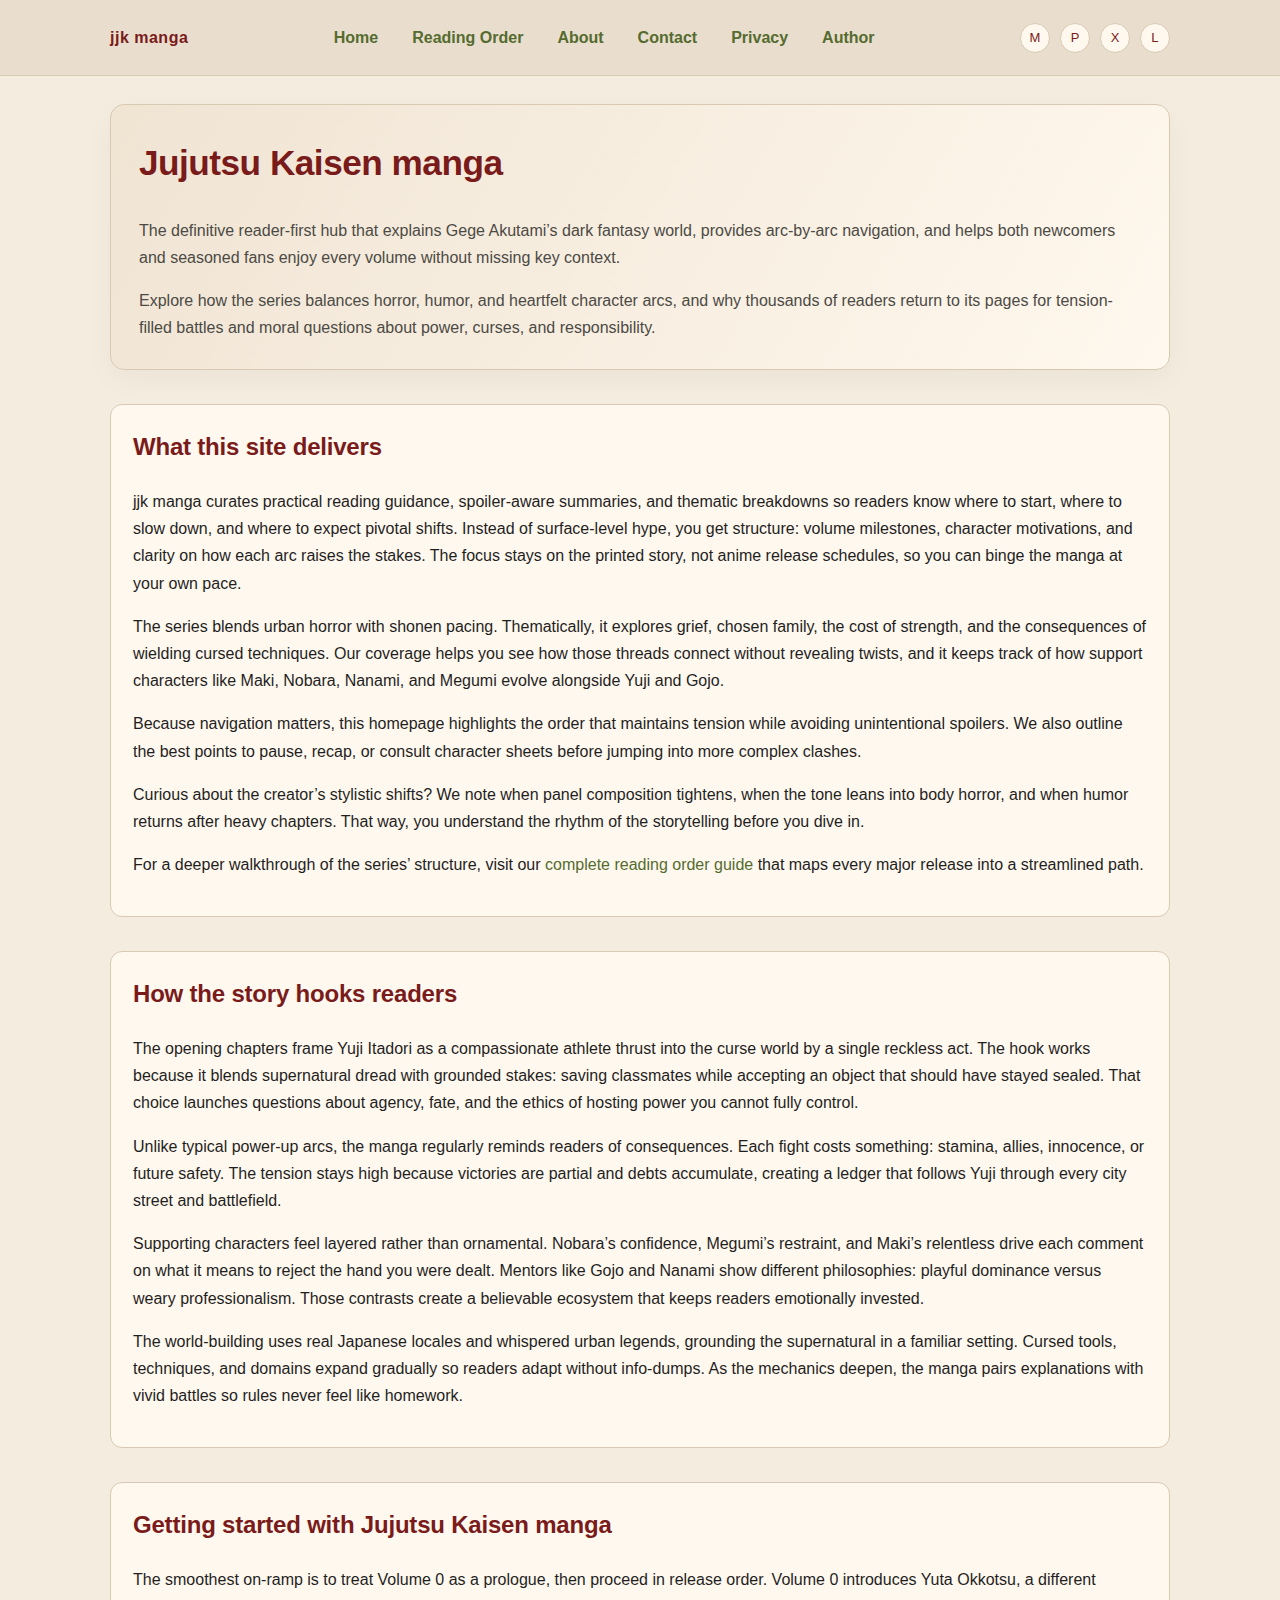
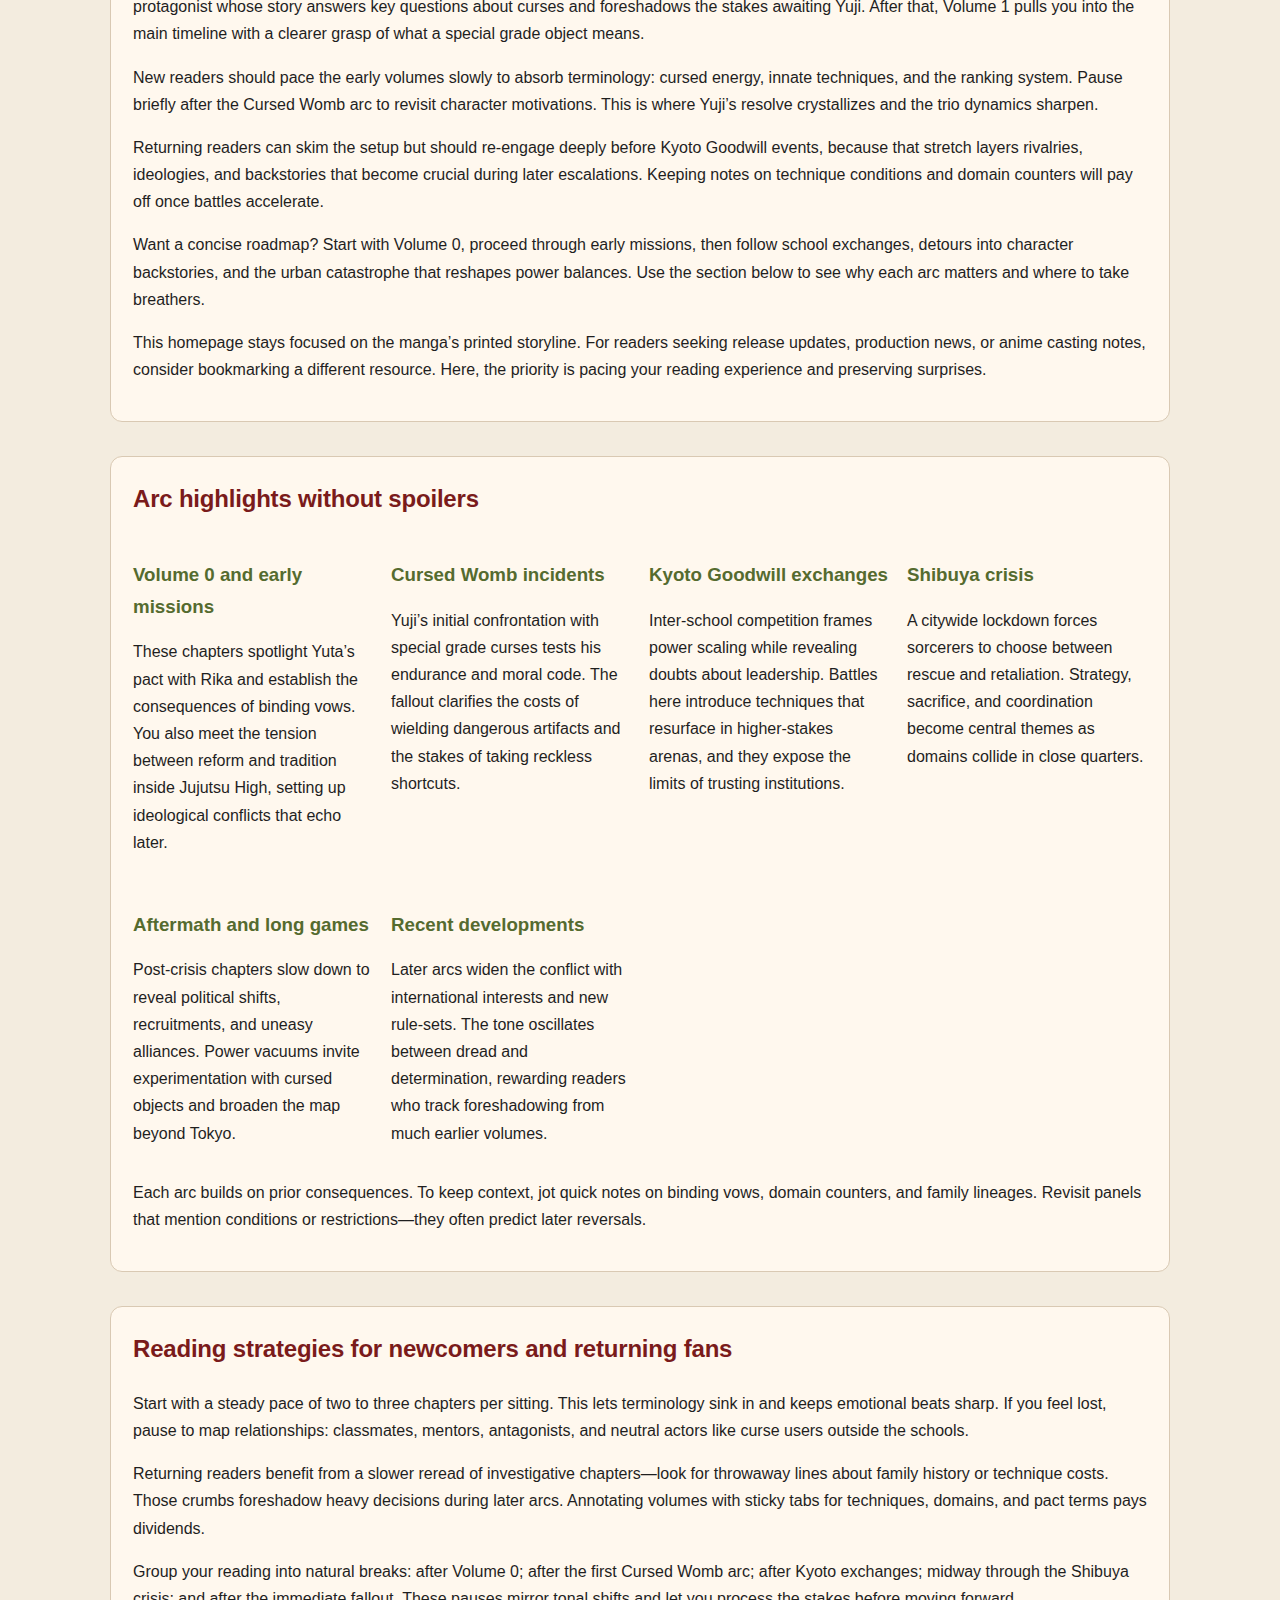
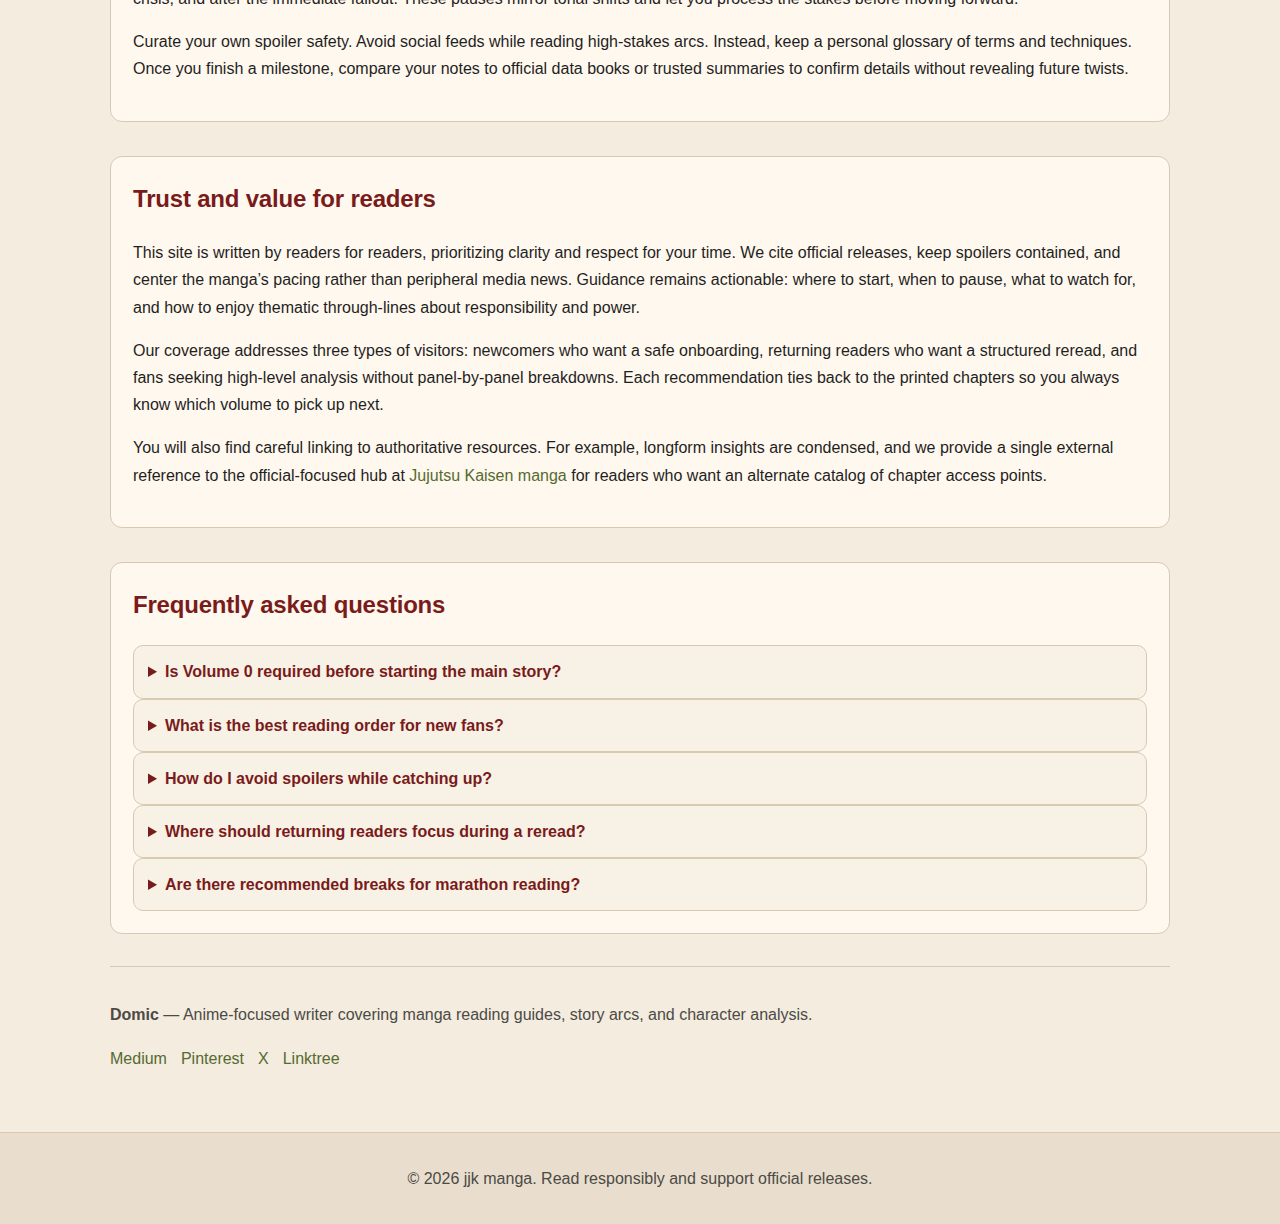
<file: index.html>
<!DOCTYPE html>
<html lang="en">
<head>
  <meta name="google-site-verification" content="mmdxZyoO0LaKePG-lqSGO9d0vTZ_WQcXeHfm3SCbwMY" />
  <meta charset="UTF-8">
  <meta name="viewport" content="width=device-width, initial-scale=1.0">
  <title>Jujutsu Kaisen Manga Reading Guide | jjk manga</title>
  <meta name="description" content="Learn what the Jujutsu Kaisen manga is about, why readers love it, and how to start with confidence. Arc overviews, reading tips, FAQs, and an expert-led guide." />
  <link rel="canonical" href="https://jujutsu-kaisen-manga-read.page.dev/" />
  <link rel="stylesheet" href="style.css" />
</head>
<body>
  <header>
    <div class="navbar">
      <div class="brand">jjk manga</div>
      <nav class="nav-links">
        <a href="index.html">Home</a>
        <a href="jujutsu-kaisen-reading-order-guide.html">Reading Order</a>
        <a href="about.html">About</a>
        <a href="contact.html">Contact</a>
        <a href="privacy.html">Privacy</a>
        <a href="author.html">Author</a>
      </nav>
      <div class="social-icons" aria-label="Social links">
        <a href="https://medium.com/" aria-label="Medium">M</a>
        <a href="https://www.pinterest.com/" aria-label="Pinterest">P</a>
        <a href="https://twitter.com/" aria-label="X">X</a>
        <a href="https://linktr.ee/" aria-label="Linktree">L</a>
      </div>
    </div>
  </header>
  <main>
    <section class="hero">
      <h1>Jujutsu Kaisen manga</h1>
      <p>The definitive reader-first hub that explains Gege Akutami’s dark fantasy world, provides arc-by-arc navigation, and helps both newcomers and seasoned fans enjoy every volume without missing key context.</p>
      <p>Explore how the series balances horror, humor, and heartfelt character arcs, and why thousands of readers return to its pages for tension-filled battles and moral questions about power, curses, and responsibility.</p>
    </section>

    <section class="section" aria-labelledby="intro-block">
      <h2 id="intro-block">What this site delivers</h2>
      <p>jjk manga curates practical reading guidance, spoiler-aware summaries, and thematic breakdowns so readers know where to start, where to slow down, and where to expect pivotal shifts. Instead of surface-level hype, you get structure: volume milestones, character motivations, and clarity on how each arc raises the stakes. The focus stays on the printed story, not anime release schedules, so you can binge the manga at your own pace.</p>
      <p>The series blends urban horror with shonen pacing. Thematically, it explores grief, chosen family, the cost of strength, and the consequences of wielding cursed techniques. Our coverage helps you see how those threads connect without revealing twists, and it keeps track of how support characters like Maki, Nobara, Nanami, and Megumi evolve alongside Yuji and Gojo.</p>
      <p>Because navigation matters, this homepage highlights the order that maintains tension while avoiding unintentional spoilers. We also outline the best points to pause, recap, or consult character sheets before jumping into more complex clashes.</p>
      <p>Curious about the creator’s stylistic shifts? We note when panel composition tightens, when the tone leans into body horror, and when humor returns after heavy chapters. That way, you understand the rhythm of the storytelling before you dive in.</p>
      <p>For a deeper walkthrough of the series’ structure, visit our <a href="jujutsu-kaisen-reading-order-guide.html">complete reading order guide</a> that maps every major release into a streamlined path.</p>
    </section>

    <section class="section" aria-labelledby="core-one">
      <h2 id="core-one">How the story hooks readers</h2>
      <p>The opening chapters frame Yuji Itadori as a compassionate athlete thrust into the curse world by a single reckless act. The hook works because it blends supernatural dread with grounded stakes: saving classmates while accepting an object that should have stayed sealed. That choice launches questions about agency, fate, and the ethics of hosting power you cannot fully control.</p>
      <p>Unlike typical power-up arcs, the manga regularly reminds readers of consequences. Each fight costs something: stamina, allies, innocence, or future safety. The tension stays high because victories are partial and debts accumulate, creating a ledger that follows Yuji through every city street and battlefield.</p>
      <p>Supporting characters feel layered rather than ornamental. Nobara’s confidence, Megumi’s restraint, and Maki’s relentless drive each comment on what it means to reject the hand you were dealt. Mentors like Gojo and Nanami show different philosophies: playful dominance versus weary professionalism. Those contrasts create a believable ecosystem that keeps readers emotionally invested.</p>
      <p>The world-building uses real Japanese locales and whispered urban legends, grounding the supernatural in a familiar setting. Cursed tools, techniques, and domains expand gradually so readers adapt without info-dumps. As the mechanics deepen, the manga pairs explanations with vivid battles so rules never feel like homework.</p>
    </section>

    <section class="section" aria-labelledby="core-two">
      <h2 id="core-two">Getting started with Jujutsu Kaisen manga</h2>
      <p>The smoothest on-ramp is to treat Volume 0 as a prologue, then proceed in release order. Volume 0 introduces Yuta Okkotsu, a different protagonist whose story answers key questions about curses and foreshadows the stakes awaiting Yuji. After that, Volume 1 pulls you into the main timeline with a clearer grasp of what a special grade object means.</p>
      <p>New readers should pace the early volumes slowly to absorb terminology: cursed energy, innate techniques, and the ranking system. Pause briefly after the Cursed Womb arc to revisit character motivations. This is where Yuji’s resolve crystallizes and the trio dynamics sharpen.</p>
      <p>Returning readers can skim the setup but should re-engage deeply before Kyoto Goodwill events, because that stretch layers rivalries, ideologies, and backstories that become crucial during later escalations. Keeping notes on technique conditions and domain counters will pay off once battles accelerate.</p>
      <p>Want a concise roadmap? Start with Volume 0, proceed through early missions, then follow school exchanges, detours into character backstories, and the urban catastrophe that reshapes power balances. Use the section below to see why each arc matters and where to take breathers.</p>
      <p>This homepage stays focused on the manga’s printed storyline. For readers seeking release updates, production news, or anime casting notes, consider bookmarking a different resource. Here, the priority is pacing your reading experience and preserving surprises.</p>
    </section>

    <section class="section" aria-labelledby="core-three">
      <h2 id="core-three">Arc highlights without spoilers</h2>
      <div class="grid">
        <article>
          <h3>Volume 0 and early missions</h3>
          <p>These chapters spotlight Yuta’s pact with Rika and establish the consequences of binding vows. You also meet the tension between reform and tradition inside Jujutsu High, setting up ideological conflicts that echo later.</p>
        </article>
        <article>
          <h3>Cursed Womb incidents</h3>
          <p>Yuji’s initial confrontation with special grade curses tests his endurance and moral code. The fallout clarifies the costs of wielding dangerous artifacts and the stakes of taking reckless shortcuts.</p>
        </article>
        <article>
          <h3>Kyoto Goodwill exchanges</h3>
          <p>Inter-school competition frames power scaling while revealing doubts about leadership. Battles here introduce techniques that resurface in higher-stakes arenas, and they expose the limits of trusting institutions.</p>
        </article>
        <article>
          <h3>Shibuya crisis</h3>
          <p>A citywide lockdown forces sorcerers to choose between rescue and retaliation. Strategy, sacrifice, and coordination become central themes as domains collide in close quarters.</p>
        </article>
        <article>
          <h3>Aftermath and long games</h3>
          <p>Post-crisis chapters slow down to reveal political shifts, recruitments, and uneasy alliances. Power vacuums invite experimentation with cursed objects and broaden the map beyond Tokyo.</p>
        </article>
        <article>
          <h3>Recent developments</h3>
          <p>Later arcs widen the conflict with international interests and new rule-sets. The tone oscillates between dread and determination, rewarding readers who track foreshadowing from much earlier volumes.</p>
        </article>
      </div>
      <p>Each arc builds on prior consequences. To keep context, jot quick notes on binding vows, domain counters, and family lineages. Revisit panels that mention conditions or restrictions—they often predict later reversals.</p>
    </section>

    <section class="section" aria-labelledby="core-four">
      <h2 id="core-four">Reading strategies for newcomers and returning fans</h2>
      <p>Start with a steady pace of two to three chapters per sitting. This lets terminology sink in and keeps emotional beats sharp. If you feel lost, pause to map relationships: classmates, mentors, antagonists, and neutral actors like curse users outside the schools.</p>
      <p>Returning readers benefit from a slower reread of investigative chapters—look for throwaway lines about family history or technique costs. Those crumbs foreshadow heavy decisions during later arcs. Annotating volumes with sticky tabs for techniques, domains, and pact terms pays dividends.</p>
      <p>Group your reading into natural breaks: after Volume 0; after the first Cursed Womb arc; after Kyoto exchanges; midway through the Shibuya crisis; and after the immediate fallout. These pauses mirror tonal shifts and let you process the stakes before moving forward.</p>
      <p>Curate your own spoiler safety. Avoid social feeds while reading high-stakes arcs. Instead, keep a personal glossary of terms and techniques. Once you finish a milestone, compare your notes to official data books or trusted summaries to confirm details without revealing future twists.</p>
    </section>

    <section class="section" aria-labelledby="trust">
      <h2 id="trust">Trust and value for readers</h2>
      <p>This site is written by readers for readers, prioritizing clarity and respect for your time. We cite official releases, keep spoilers contained, and center the manga’s pacing rather than peripheral media news. Guidance remains actionable: where to start, when to pause, what to watch for, and how to enjoy thematic through-lines about responsibility and power.</p>
      <p>Our coverage addresses three types of visitors: newcomers who want a safe onboarding, returning readers who want a structured reread, and fans seeking high-level analysis without panel-by-panel breakdowns. Each recommendation ties back to the printed chapters so you always know which volume to pick up next.</p>
      <p>You will also find careful linking to authoritative resources. For example, longform insights are condensed, and we provide a single external reference to the official-focused hub at <a href="https://jujutsukaisenmangas.me" rel="noopener" target="_blank">Jujutsu Kaisen manga</a> for readers who want an alternate catalog of chapter access points.</p>
    </section>

    <section class="section faq" aria-labelledby="faq">
      <h2 id="faq">Frequently asked questions</h2>
      <details>
        <summary>Is Volume 0 required before starting the main story?</summary>
        <p>Yes. Volume 0 introduces Yuta, a pivotal character and a special grade case that foreshadows the tone and power scale of the main series. It also explains why certain objects and vows matter later.</p>
      </details>
      <details>
        <summary>What is the best reading order for new fans?</summary>
        <p>Read Volume 0 first, then continue in release order. Pause after major school exchanges to absorb technique rules, then proceed into the citywide crisis chapters. Avoid skipping to later arcs to preserve tension.</p>
      </details>
      <details>
        <summary>How do I avoid spoilers while catching up?</summary>
        <p>Set personal checkpoints. Finish an arc, note key terms, then consult spoiler-free glossaries. Mute social media keywords during crisis arcs to keep surprises intact.</p>
      </details>
      <details>
        <summary>Where should returning readers focus during a reread?</summary>
        <p>Revisit dialogue about binding vows, domain conditions, and inherited techniques. Many late-game reveals echo short exchanges in early volumes, especially during investigative chapters.</p>
      </details>
      <details>
        <summary>Are there recommended breaks for marathon reading?</summary>
        <p>Yes. Take breathers after the Cursed Womb resolution, after the Kyoto exchange fallout, mid-crisis in Shibuya, and once the immediate aftermath concludes. Those pauses align with tonal resets.</p>
      </details>
    </section>

    <section class="author-bio">
      <p><strong>Domic</strong> — Anime-focused writer covering manga reading guides, story arcs, and character analysis.</p>
      <div class="author-links">
        <a href="https://medium.com/@domic">Medium</a>
        <a href="https://www.pinterest.com/">Pinterest</a>
        <a href="https://twitter.com/">X</a>
        <a href="https://linktr.ee/">Linktree</a>
      </div>
    </section>
  </main>
  <footer>
    <p>© 2026 jjk manga. Read responsibly and support official releases.</p>
  </footer>

  <script type="application/ld+json">
  {
    "@context": "https://schema.org",
    "@type": "FAQPage",
    "mainEntity": [
      {
        "@type": "Question",
        "name": "Is Volume 0 required before starting the main story?",
        "acceptedAnswer": {
          "@type": "Answer",
          "text": "Yes. Volume 0 introduces Yuta, a pivotal character and a special grade case that foreshadows the tone and power scale of the main series."
        }
      },
      {
        "@type": "Question",
        "name": "What is the best reading order for new fans?",
        "acceptedAnswer": {
          "@type": "Answer",
          "text": "Read Volume 0 first, then continue in release order. Pause after major school exchanges to absorb technique rules, then proceed into the citywide crisis chapters."
        }
      },
      {
        "@type": "Question",
        "name": "How do I avoid spoilers while catching up?",
        "acceptedAnswer": {
          "@type": "Answer",
          "text": "Set personal checkpoints, finish an arc, and consult spoiler-free glossaries. Mute social media keywords during crisis arcs to keep surprises intact."
        }
      },
      {
        "@type": "Question",
        "name": "Where should returning readers focus during a reread?",
        "acceptedAnswer": {
          "@type": "Answer",
          "text": "Revisit dialogue about binding vows, domain conditions, and inherited techniques. Many late-game reveals echo short exchanges in early volumes."
        }
      },
      {
        "@type": "Question",
        "name": "Are there recommended breaks for marathon reading?",
        "acceptedAnswer": {
          "@type": "Answer",
          "text": "Take breathers after the Cursed Womb resolution, after the Kyoto exchange fallout, mid-crisis in Shibuya, and once the immediate aftermath concludes."
        }
      }
    ]
  }
  </script>
</body>
</html>
</file>
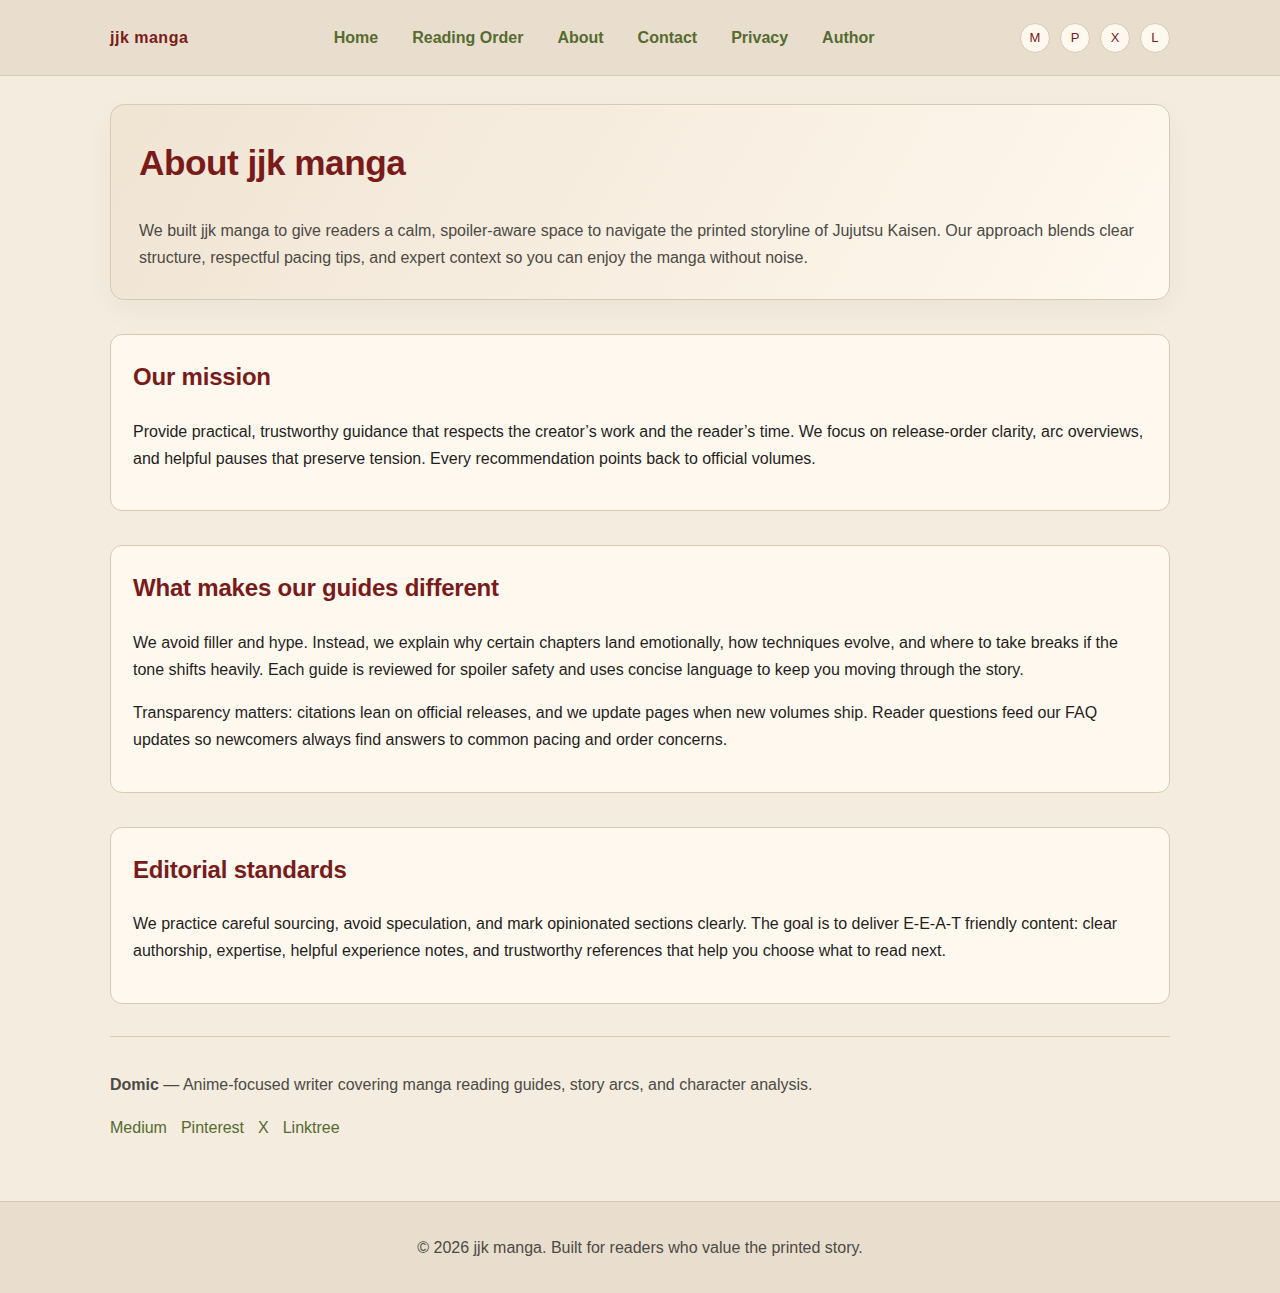
<file: about.html>
<!DOCTYPE html>
<html lang="en">
<head>
  <meta charset="UTF-8">
  <meta name="viewport" content="width=device-width, initial-scale=1.0">
  <title>About jjk manga | Who We Are</title>
  <meta name="description" content="Learn about jjk manga, a reader-first guide to Jujutsu Kaisen with structured reading advice, spoiler-aware summaries, and expertise from writer Domic." />
  <link rel="canonical" href="https://jujutsu-kaisen-manga-read.page.dev/about.html" />
  <link rel="stylesheet" href="style.css" />
</head>
<body>
  <header>
    <div class="navbar">
      <div class="brand">jjk manga</div>
      <nav class="nav-links">
        <a href="index.html">Home</a>
        <a href="jujutsu-kaisen-reading-order-guide.html">Reading Order</a>
        <a href="about.html">About</a>
        <a href="contact.html">Contact</a>
        <a href="privacy.html">Privacy</a>
        <a href="author.html">Author</a>
      </nav>
      <div class="social-icons" aria-label="Social links">
        <a href="https://medium.com/" aria-label="Medium">M</a>
        <a href="https://www.pinterest.com/" aria-label="Pinterest">P</a>
        <a href="https://twitter.com/" aria-label="X">X</a>
        <a href="https://linktr.ee/" aria-label="Linktree">L</a>
      </div>
    </div>
  </header>
  <main>
    <section class="hero">
      <h1>About jjk manga</h1>
      <p>We built jjk manga to give readers a calm, spoiler-aware space to navigate the printed storyline of Jujutsu Kaisen. Our approach blends clear structure, respectful pacing tips, and expert context so you can enjoy the manga without noise.</p>
    </section>

    <section class="section">
      <h2>Our mission</h2>
      <p>Provide practical, trustworthy guidance that respects the creator’s work and the reader’s time. We focus on release-order clarity, arc overviews, and helpful pauses that preserve tension. Every recommendation points back to official volumes.</p>
    </section>

    <section class="section">
      <h2>What makes our guides different</h2>
      <p>We avoid filler and hype. Instead, we explain why certain chapters land emotionally, how techniques evolve, and where to take breaks if the tone shifts heavily. Each guide is reviewed for spoiler safety and uses concise language to keep you moving through the story.</p>
      <p>Transparency matters: citations lean on official releases, and we update pages when new volumes ship. Reader questions feed our FAQ updates so newcomers always find answers to common pacing and order concerns.</p>
    </section>

    <section class="section">
      <h2>Editorial standards</h2>
      <p>We practice careful sourcing, avoid speculation, and mark opinionated sections clearly. The goal is to deliver E-E-A-T friendly content: clear authorship, expertise, helpful experience notes, and trustworthy references that help you choose what to read next.</p>
    </section>

    <section class="author-bio">
      <p><strong>Domic</strong> — Anime-focused writer covering manga reading guides, story arcs, and character analysis.</p>
      <div class="author-links">
        <a href="https://medium.com/@domic">Medium</a>
        <a href="https://www.pinterest.com/">Pinterest</a>
        <a href="https://twitter.com/">X</a>
        <a href="https://linktr.ee/">Linktree</a>
      </div>
    </section>
  </main>
  <footer>
    <p>© 2026 jjk manga. Built for readers who value the printed story.</p>
  </footer>
</body>
</html>
</file>
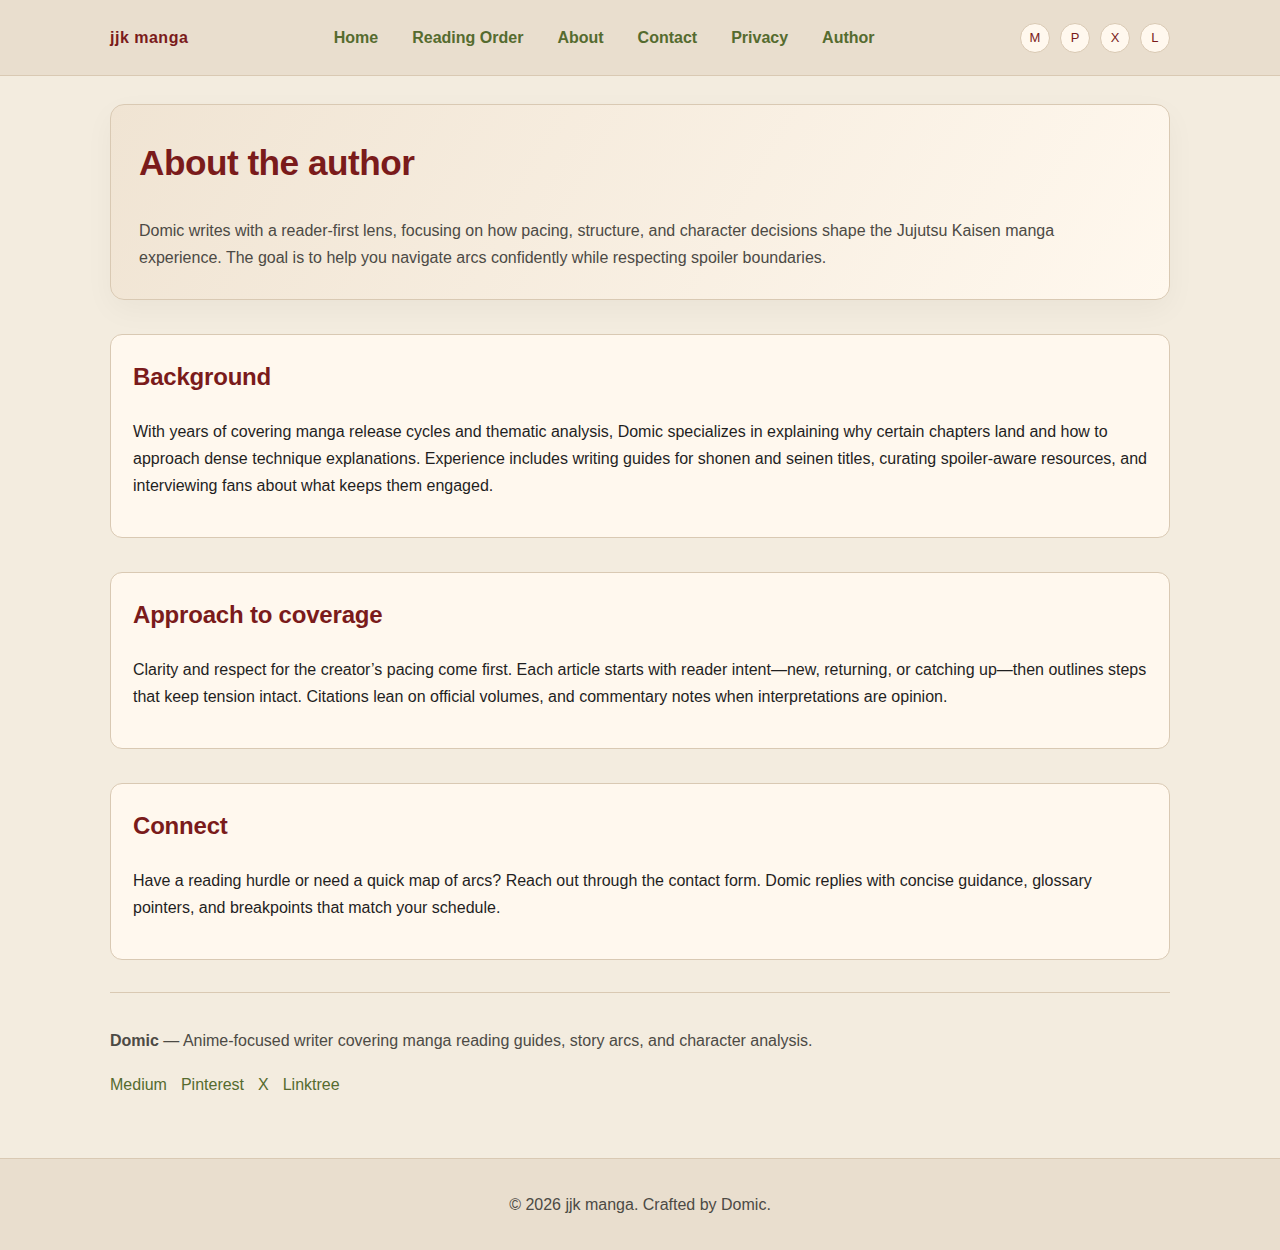
<file: author.html>
<!DOCTYPE html>
<html lang="en">
<head>
  <meta charset="UTF-8">
  <meta name="viewport" content="width=device-width, initial-scale=1.0">
  <title>Author | Domic | jjk manga</title>
  <meta name="description" content="Meet Domic, the anime-focused writer behind jjk manga, specializing in reading guides, arc breakdowns, and spoiler-aware advice." />
  <link rel="canonical" href="https://jujutsu-kaisen-manga-read.page.dev/author.html" />
  <link rel="stylesheet" href="style.css" />
</head>
<body>
  <header>
    <div class="navbar">
      <div class="brand">jjk manga</div>
      <nav class="nav-links">
        <a href="index.html">Home</a>
        <a href="jujutsu-kaisen-reading-order-guide.html">Reading Order</a>
        <a href="about.html">About</a>
        <a href="contact.html">Contact</a>
        <a href="privacy.html">Privacy</a>
        <a href="author.html">Author</a>
      </nav>
      <div class="social-icons" aria-label="Social links">
        <a href="https://medium.com/" aria-label="Medium">M</a>
        <a href="https://www.pinterest.com/" aria-label="Pinterest">P</a>
        <a href="https://twitter.com/" aria-label="X">X</a>
        <a href="https://linktr.ee/" aria-label="Linktree">L</a>
      </div>
    </div>
  </header>
  <main>
    <section class="hero">
      <h1>About the author</h1>
      <p>Domic writes with a reader-first lens, focusing on how pacing, structure, and character decisions shape the Jujutsu Kaisen manga experience. The goal is to help you navigate arcs confidently while respecting spoiler boundaries.</p>
    </section>

    <section class="section">
      <h2>Background</h2>
      <p>With years of covering manga release cycles and thematic analysis, Domic specializes in explaining why certain chapters land and how to approach dense technique explanations. Experience includes writing guides for shonen and seinen titles, curating spoiler-aware resources, and interviewing fans about what keeps them engaged.</p>
    </section>

    <section class="section">
      <h2>Approach to coverage</h2>
      <p>Clarity and respect for the creator’s pacing come first. Each article starts with reader intent—new, returning, or catching up—then outlines steps that keep tension intact. Citations lean on official volumes, and commentary notes when interpretations are opinion.</p>
    </section>

    <section class="section">
      <h2>Connect</h2>
      <p>Have a reading hurdle or need a quick map of arcs? Reach out through the contact form. Domic replies with concise guidance, glossary pointers, and breakpoints that match your schedule.</p>
    </section>

    <section class="author-bio">
      <p><strong>Domic</strong> — Anime-focused writer covering manga reading guides, story arcs, and character analysis.</p>
      <div class="author-links">
        <a href="https://medium.com/@domic">Medium</a>
        <a href="https://www.pinterest.com/">Pinterest</a>
        <a href="https://twitter.com/">X</a>
        <a href="https://linktr.ee/">Linktree</a>
      </div>
    </section>
  </main>
  <footer>
    <p>© 2026 jjk manga. Crafted by Domic.</p>
  </footer>
</body>
</html>
</file>
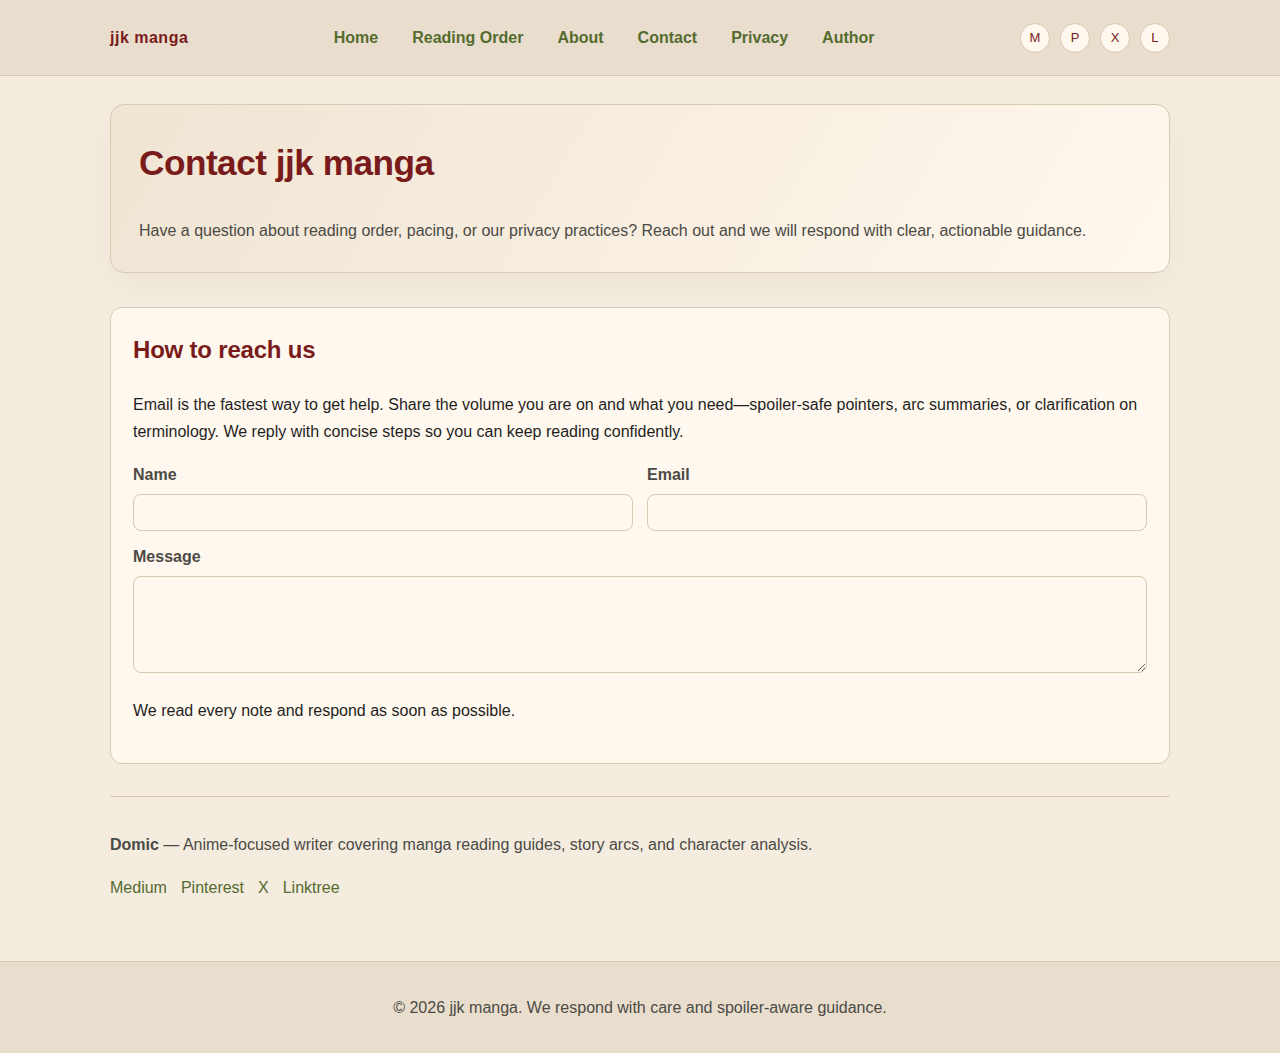
<file: contact.html>
<!DOCTYPE html>
<html lang="en">
<head>
  <meta charset="UTF-8">
  <meta name="viewport" content="width=device-width, initial-scale=1.0">
  <title>Contact Us | jjk manga</title>
  <meta name="description" content="Contact jjk manga for questions about Jujutsu Kaisen reading order, arc guidance, or privacy inquiries." />
  <link rel="canonical" href="https://jujutsu-kaisen-manga-read.page.dev/contact.html" />
  <link rel="stylesheet" href="style.css" />
</head>
<body>
  <header>
    <div class="navbar">
      <div class="brand">jjk manga</div>
      <nav class="nav-links">
        <a href="index.html">Home</a>
        <a href="jujutsu-kaisen-reading-order-guide.html">Reading Order</a>
        <a href="about.html">About</a>
        <a href="contact.html">Contact</a>
        <a href="privacy.html">Privacy</a>
        <a href="author.html">Author</a>
      </nav>
      <div class="social-icons" aria-label="Social links">
        <a href="https://medium.com/" aria-label="Medium">M</a>
        <a href="https://www.pinterest.com/" aria-label="Pinterest">P</a>
        <a href="https://twitter.com/" aria-label="X">X</a>
        <a href="https://linktr.ee/" aria-label="Linktree">L</a>
      </div>
    </div>
  </header>
  <main>
    <section class="hero">
      <h1>Contact jjk manga</h1>
      <p>Have a question about reading order, pacing, or our privacy practices? Reach out and we will respond with clear, actionable guidance.</p>
    </section>

    <section class="section">
      <h2>How to reach us</h2>
      <p>Email is the fastest way to get help. Share the volume you are on and what you need—spoiler-safe pointers, arc summaries, or clarification on terminology. We reply with concise steps so you can keep reading confidently.</p>
      <form aria-label="Contact form">
        <div class="form-grid">
          <label>
            <span>Name</span>
            <input class="input-control" type="text" name="name" required>
          </label>
          <label>
            <span>Email</span>
            <input class="input-control" type="email" name="email" required>
          </label>
        </div>
        <label>
          <span>Message</span>
          <textarea class="input-control" name="message" rows="5" required></textarea>
        </label>
        <p>We read every note and respond as soon as possible.</p>
      </form>
    </section>

    <section class="author-bio">
      <p><strong>Domic</strong> — Anime-focused writer covering manga reading guides, story arcs, and character analysis.</p>
      <div class="author-links">
        <a href="https://medium.com/@domic">Medium</a>
        <a href="https://www.pinterest.com/">Pinterest</a>
        <a href="https://twitter.com/">X</a>
        <a href="https://linktr.ee/">Linktree</a>
      </div>
    </section>
  </main>
  <footer>
    <p>© 2026 jjk manga. We respond with care and spoiler-aware guidance.</p>
  </footer>
</body>
</html>
</file>
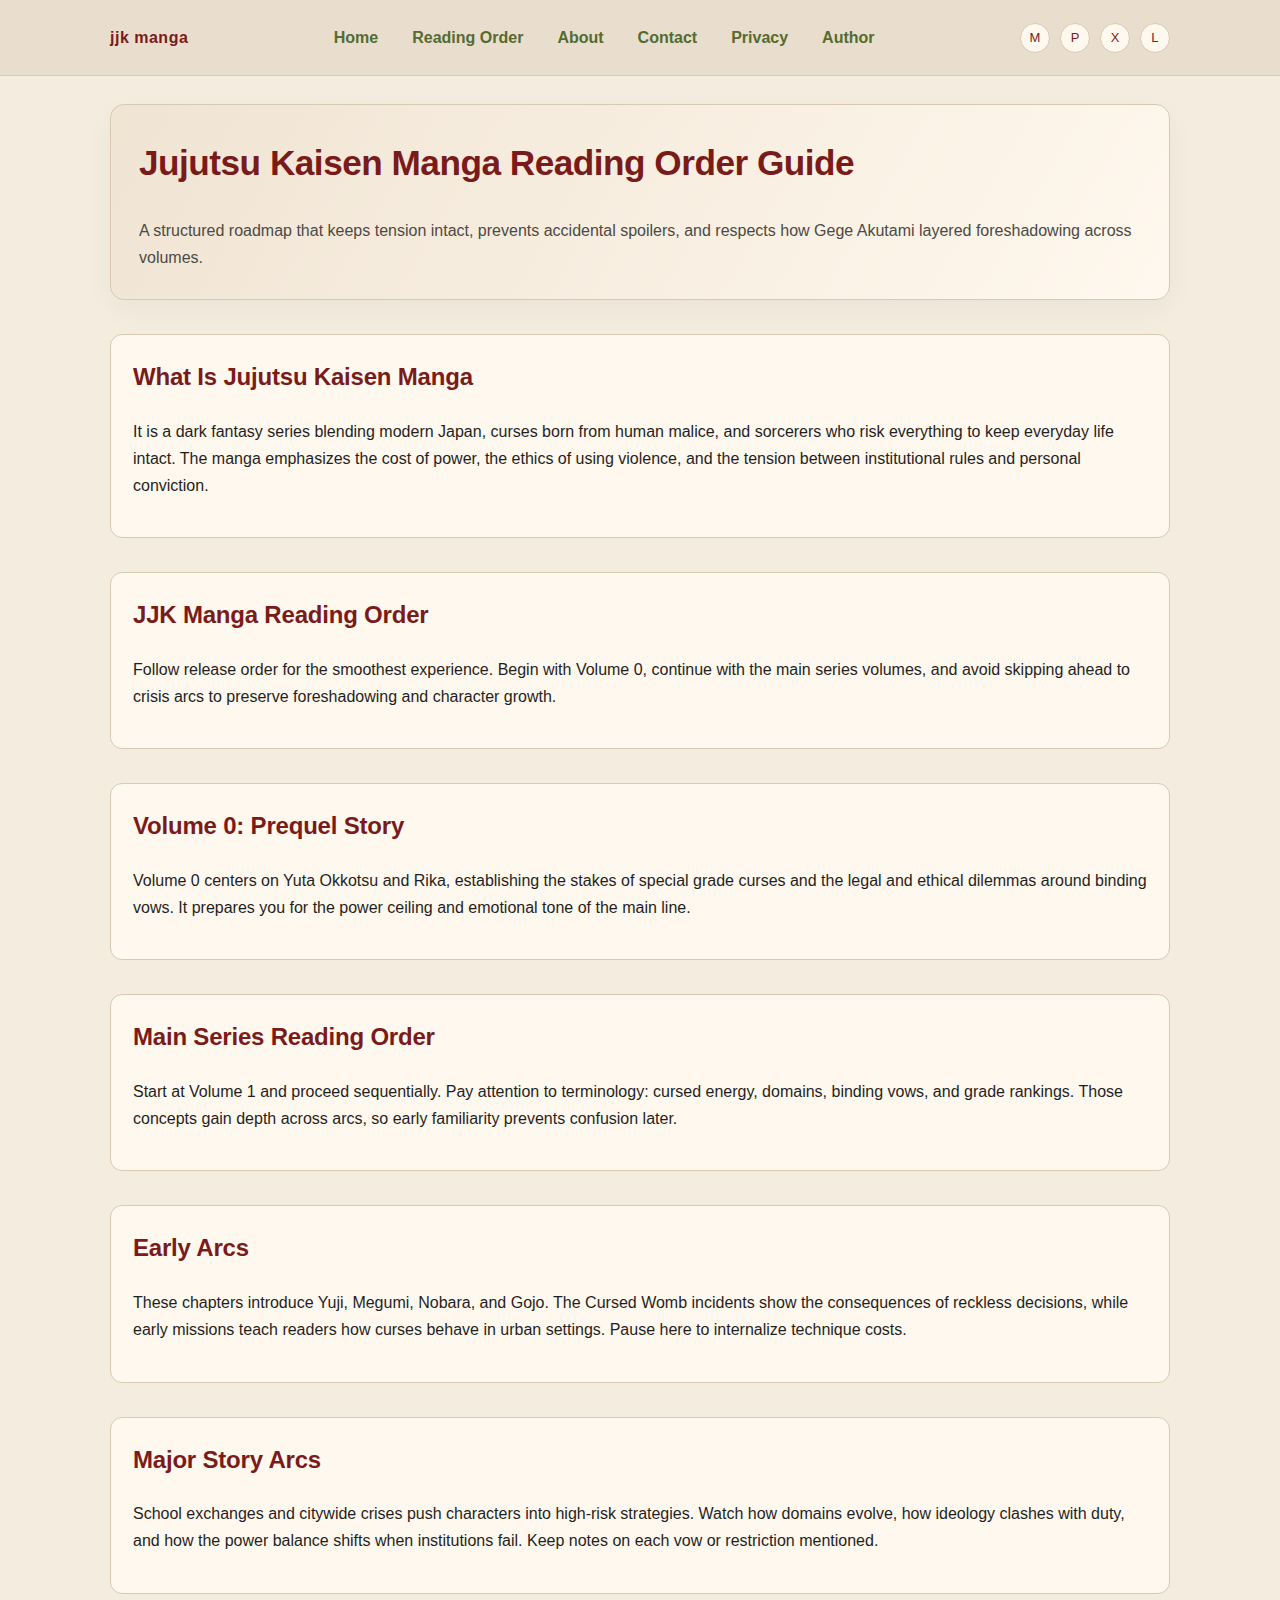
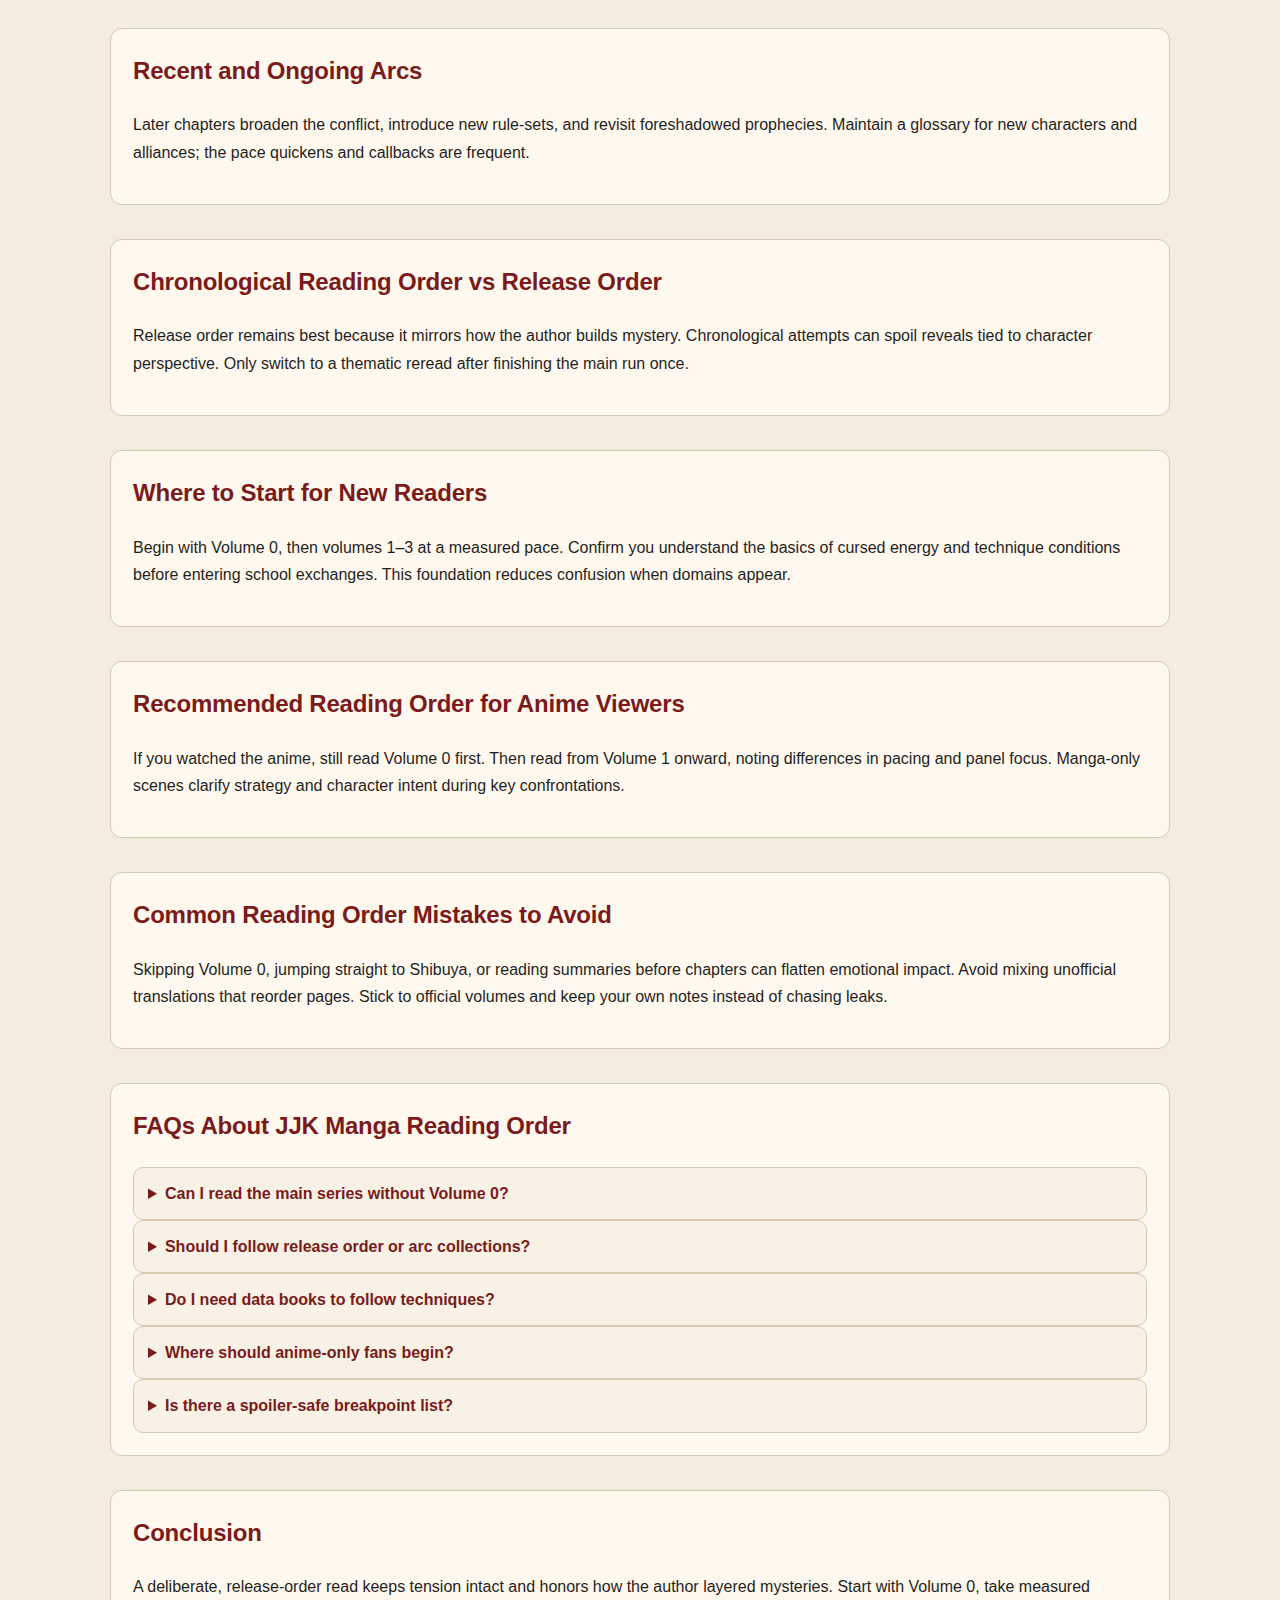
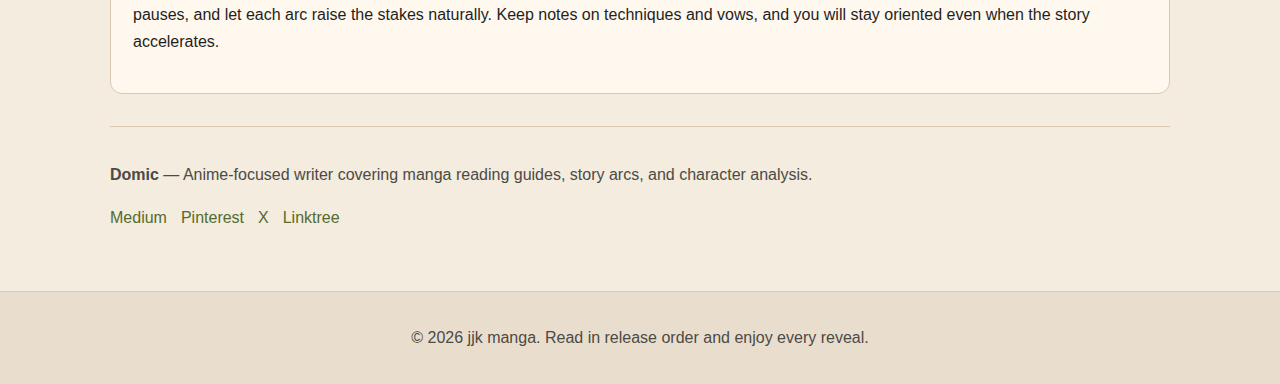
<file: jujutsu-kaisen-reading-order-guide.html>
<!DOCTYPE html>
<html lang="en">
<head>
  <meta charset="UTF-8">
  <meta name="viewport" content="width=device-width, initial-scale=1.0">
  <title>Jujutsu Kaisen Manga Reading Order Guide</title>
  <meta name="description" content="Structured Jujutsu Kaisen manga reading order: Volume 0, early arcs, major story arcs, recent chapters, and tips for new readers and anime viewers." />
  <link rel="canonical" href="https://jujutsu-kaisen-manga-read.page.dev/jujutsu-kaisen-reading-order-guide.html" />
  <link rel="stylesheet" href="style.css" />
</head>
<body>
  <header>
    <div class="navbar">
      <div class="brand">jjk manga</div>
      <nav class="nav-links">
        <a href="index.html">Home</a>
        <a href="jujutsu-kaisen-reading-order-guide.html">Reading Order</a>
        <a href="about.html">About</a>
        <a href="contact.html">Contact</a>
        <a href="privacy.html">Privacy</a>
        <a href="author.html">Author</a>
      </nav>
      <div class="social-icons" aria-label="Social links">
        <a href="https://medium.com/" aria-label="Medium">M</a>
        <a href="https://www.pinterest.com/" aria-label="Pinterest">P</a>
        <a href="https://twitter.com/" aria-label="X">X</a>
        <a href="https://linktr.ee/" aria-label="Linktree">L</a>
      </div>
    </div>
  </header>
  <main>
    <section class="hero">
      <h1>Jujutsu Kaisen Manga Reading Order Guide</h1>
      <p>A structured roadmap that keeps tension intact, prevents accidental spoilers, and respects how Gege Akutami layered foreshadowing across volumes.</p>
    </section>

    <section class="section">
      <h2>What Is Jujutsu Kaisen Manga</h2>
      <p>It is a dark fantasy series blending modern Japan, curses born from human malice, and sorcerers who risk everything to keep everyday life intact. The manga emphasizes the cost of power, the ethics of using violence, and the tension between institutional rules and personal conviction.</p>
    </section>

    <section class="section">
      <h2>JJK Manga Reading Order</h2>
      <p>Follow release order for the smoothest experience. Begin with Volume 0, continue with the main series volumes, and avoid skipping ahead to crisis arcs to preserve foreshadowing and character growth.</p>
    </section>

    <section class="section">
      <h2>Volume 0: Prequel Story</h2>
      <p>Volume 0 centers on Yuta Okkotsu and Rika, establishing the stakes of special grade curses and the legal and ethical dilemmas around binding vows. It prepares you for the power ceiling and emotional tone of the main line.</p>
    </section>

    <section class="section">
      <h2>Main Series Reading Order</h2>
      <p>Start at Volume 1 and proceed sequentially. Pay attention to terminology: cursed energy, domains, binding vows, and grade rankings. Those concepts gain depth across arcs, so early familiarity prevents confusion later.</p>
    </section>

    <section class="section">
      <h2>Early Arcs</h2>
      <p>These chapters introduce Yuji, Megumi, Nobara, and Gojo. The Cursed Womb incidents show the consequences of reckless decisions, while early missions teach readers how curses behave in urban settings. Pause here to internalize technique costs.</p>
    </section>

    <section class="section">
      <h2>Major Story Arcs</h2>
      <p>School exchanges and citywide crises push characters into high-risk strategies. Watch how domains evolve, how ideology clashes with duty, and how the power balance shifts when institutions fail. Keep notes on each vow or restriction mentioned.</p>
    </section>

    <section class="section">
      <h2>Recent and Ongoing Arcs</h2>
      <p>Later chapters broaden the conflict, introduce new rule-sets, and revisit foreshadowed prophecies. Maintain a glossary for new characters and alliances; the pace quickens and callbacks are frequent.</p>
    </section>

    <section class="section">
      <h2>Chronological Reading Order vs Release Order</h2>
      <p>Release order remains best because it mirrors how the author builds mystery. Chronological attempts can spoil reveals tied to character perspective. Only switch to a thematic reread after finishing the main run once.</p>
    </section>

    <section class="section">
      <h2>Where to Start for New Readers</h2>
      <p>Begin with Volume 0, then volumes 1–3 at a measured pace. Confirm you understand the basics of cursed energy and technique conditions before entering school exchanges. This foundation reduces confusion when domains appear.</p>
    </section>

    <section class="section">
      <h2>Recommended Reading Order for Anime Viewers</h2>
      <p>If you watched the anime, still read Volume 0 first. Then read from Volume 1 onward, noting differences in pacing and panel focus. Manga-only scenes clarify strategy and character intent during key confrontations.</p>
    </section>

    <section class="section">
      <h2>Common Reading Order Mistakes to Avoid</h2>
      <p>Skipping Volume 0, jumping straight to Shibuya, or reading summaries before chapters can flatten emotional impact. Avoid mixing unofficial translations that reorder pages. Stick to official volumes and keep your own notes instead of chasing leaks.</p>
    </section>

    <section class="section faq" aria-labelledby="article-faq">
      <h2 id="article-faq">FAQs About JJK Manga Reading Order</h2>
      <details>
        <summary>Can I read the main series without Volume 0?</summary>
        <p>You can, but you will miss context for special grade rules and a key protagonist. Volume 0 enriches later stakes.</p>
      </details>
      <details>
        <summary>Should I follow release order or arc collections?</summary>
        <p>Use release order. Arc-only collections risk removing foreshadowing and character beats that matter later.</p>
      </details>
      <details>
        <summary>Do I need data books to follow techniques?</summary>
        <p>No, but they help. A simple personal glossary of domains, conditions, and vows is enough for a first read.</p>
      </details>
      <details>
        <summary>Where should anime-only fans begin?</summary>
        <p>Start with Volume 0, then read Volume 1 onward. The manga includes nuances and pacing that differ from the adaptation.</p>
      </details>
      <details>
        <summary>Is there a spoiler-safe breakpoint list?</summary>
        <p>Yes: finish Volume 0, pause after early Cursed Womb chapters, after Kyoto exchange fallout, mid-Shibuya, and after immediate aftermath chapters.</p>
      </details>
    </section>

    <section class="section">
      <h2>Conclusion</h2>
      <p>A deliberate, release-order read keeps tension intact and honors how the author layered mysteries. Start with Volume 0, take measured pauses, and let each arc raise the stakes naturally. Keep notes on techniques and vows, and you will stay oriented even when the story accelerates.</p>
    </section>

    <section class="author-bio">
      <p><strong>Domic</strong> — Anime-focused writer covering manga reading guides, story arcs, and character analysis.</p>
      <div class="author-links">
        <a href="https://medium.com/@domic">Medium</a>
        <a href="https://www.pinterest.com/">Pinterest</a>
        <a href="https://twitter.com/">X</a>
        <a href="https://linktr.ee/">Linktree</a>
      </div>
    </section>
  </main>
  <footer>
    <p>© 2026 jjk manga. Read in release order and enjoy every reveal.</p>
  </footer>
</body>
</html>
</file>
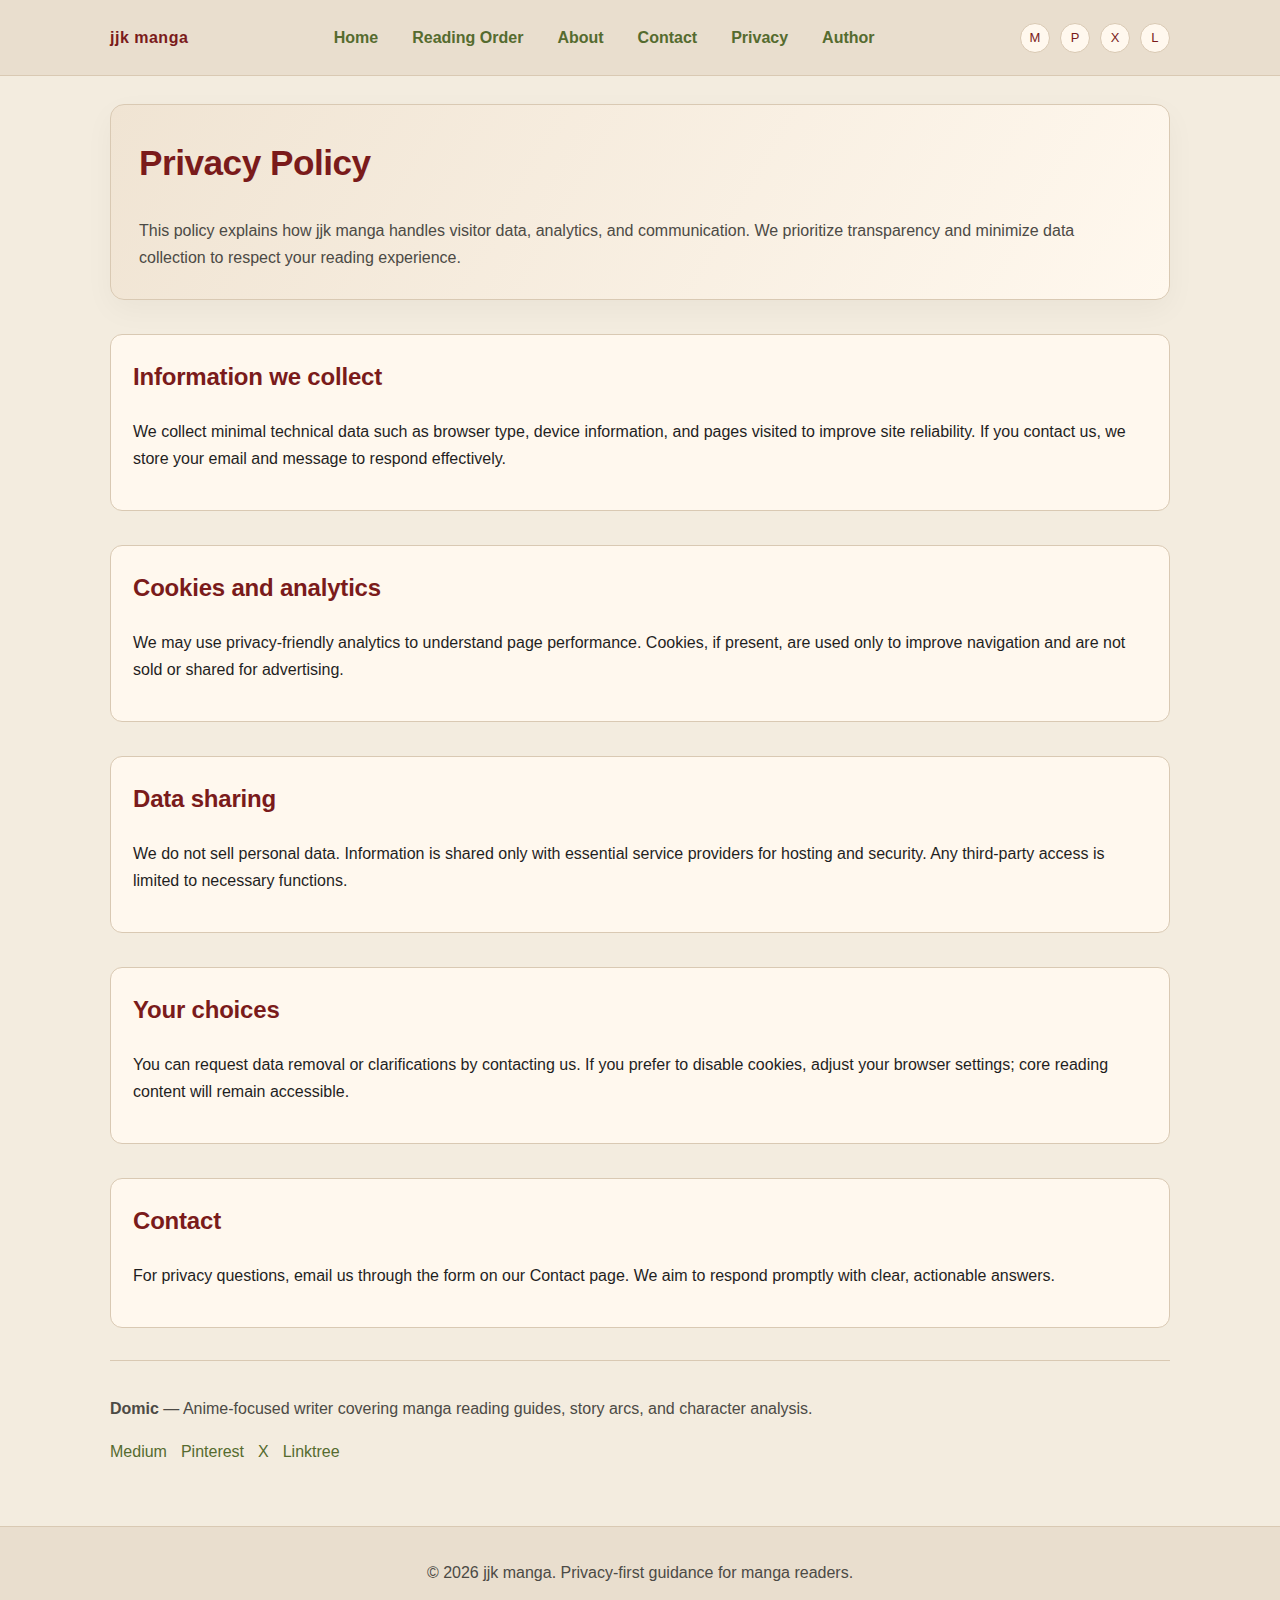
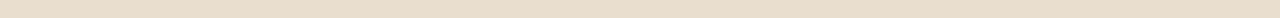
<file: privacy.html>
<!DOCTYPE html>
<html lang="en">
<head>
  <meta charset="UTF-8">
  <meta name="viewport" content="width=device-width, initial-scale=1.0">
  <title>Privacy Policy | jjk manga</title>
  <meta name="description" content="Privacy policy for jjk manga detailing data handling, cookies, analytics, and contact options for reader privacy requests." />
  <link rel="canonical" href="https://jujutsu-kaisen-manga-read.page.dev/privacy.html" />
  <link rel="stylesheet" href="style.css" />
</head>
<body>
  <header>
    <div class="navbar">
      <div class="brand">jjk manga</div>
      <nav class="nav-links">
        <a href="index.html">Home</a>
        <a href="jujutsu-kaisen-reading-order-guide.html">Reading Order</a>
        <a href="about.html">About</a>
        <a href="contact.html">Contact</a>
        <a href="privacy.html">Privacy</a>
        <a href="author.html">Author</a>
      </nav>
      <div class="social-icons" aria-label="Social links">
        <a href="https://medium.com/" aria-label="Medium">M</a>
        <a href="https://www.pinterest.com/" aria-label="Pinterest">P</a>
        <a href="https://twitter.com/" aria-label="X">X</a>
        <a href="https://linktr.ee/" aria-label="Linktree">L</a>
      </div>
    </div>
  </header>
  <main>
    <section class="hero">
      <h1>Privacy Policy</h1>
      <p>This policy explains how jjk manga handles visitor data, analytics, and communication. We prioritize transparency and minimize data collection to respect your reading experience.</p>
    </section>

    <section class="section">
      <h2>Information we collect</h2>
      <p>We collect minimal technical data such as browser type, device information, and pages visited to improve site reliability. If you contact us, we store your email and message to respond effectively.</p>
    </section>

    <section class="section">
      <h2>Cookies and analytics</h2>
      <p>We may use privacy-friendly analytics to understand page performance. Cookies, if present, are used only to improve navigation and are not sold or shared for advertising.</p>
    </section>

    <section class="section">
      <h2>Data sharing</h2>
      <p>We do not sell personal data. Information is shared only with essential service providers for hosting and security. Any third-party access is limited to necessary functions.</p>
    </section>

    <section class="section">
      <h2>Your choices</h2>
      <p>You can request data removal or clarifications by contacting us. If you prefer to disable cookies, adjust your browser settings; core reading content will remain accessible.</p>
    </section>

    <section class="section">
      <h2>Contact</h2>
      <p>For privacy questions, email us through the form on our Contact page. We aim to respond promptly with clear, actionable answers.</p>
    </section>

    <section class="author-bio">
      <p><strong>Domic</strong> — Anime-focused writer covering manga reading guides, story arcs, and character analysis.</p>
      <div class="author-links">
        <a href="https://medium.com/@domic">Medium</a>
        <a href="https://www.pinterest.com/">Pinterest</a>
        <a href="https://twitter.com/">X</a>
        <a href="https://linktr.ee/">Linktree</a>
      </div>
    </section>
  </main>
  <footer>
    <p>© 2026 jjk manga. Privacy-first guidance for manga readers.</p>
  </footer>
</body>
</html>
</file>
<file: style.css>
/* Global styles for jjk manga site */
:root {
  --bg: #f3ecdf;
  --text: #1f1f1f;
  --muted: #4c4a45;
  --accent: #7a1b1b;
  --olive: #556b2f;
  --card: #fff8ee;
  --border: #d9c9b3;
}

* {
  box-sizing: border-box;
}

body {
  margin: 0;
  font-family: "Segoe UI", Tahoma, sans-serif;
  background: var(--bg);
  color: var(--text);
  line-height: 1.7;
  -webkit-font-smoothing: antialiased;
}

a {
  color: var(--olive);
  text-decoration: none;
}

a:hover {
  color: var(--accent);
}

header {
  background: #e9dece;
  border-bottom: 1px solid var(--border);
}

.navbar {
  max-width: 1100px;
  margin: 0 auto;
  padding: 18px 20px;
  display: flex;
  align-items: center;
  justify-content: space-between;
  gap: 16px;
}

.brand {
  font-weight: 700;
  letter-spacing: 0.5px;
  color: var(--accent);
}

.nav-links {
  display: flex;
  gap: 14px;
  flex-wrap: wrap;
  align-items: center;
}

.nav-links a {
  font-weight: 600;
  padding: 6px 10px;
  border-radius: 6px;
}

.nav-links a:hover {
  background: #e1d3c0;
}

.social-icons {
  display: flex;
  gap: 10px;
}

.social-icons a {
  display: inline-flex;
  align-items: center;
  justify-content: center;
  width: 30px;
  height: 30px;
  border-radius: 50%;
  border: 1px solid var(--border);
  background: var(--card);
  font-size: 13px;
  color: var(--accent);
}

main {
  max-width: 1100px;
  margin: 0 auto;
  padding: 28px 20px 60px;
}

.hero {
  background: linear-gradient(120deg, #f0e4d3, #fff8ee);
  border: 1px solid var(--border);
  border-radius: 14px;
  padding: 28px;
  box-shadow: 0 10px 30px rgba(0, 0, 0, 0.04);
}

.hero h1 {
  margin-top: 0;
  color: var(--accent);
  font-size: 2.2rem;
  letter-spacing: -0.5px;
}

.hero p {
  margin-bottom: 0;
  color: var(--muted);
}

.section {
  margin-top: 34px;
  padding: 22px;
  background: var(--card);
  border: 1px solid var(--border);
  border-radius: 12px;
}

.section h2 {
  margin-top: 0;
  color: var(--accent);
  letter-spacing: -0.2px;
}

.section h3 {
  color: var(--olive);
  margin-bottom: 8px;
}

.grid {
  display: grid;
  grid-template-columns: repeat(auto-fit, minmax(240px, 1fr));
  gap: 18px;
}

.faq details {
  border: 1px solid var(--border);
  border-radius: 10px;
  background: #f8f1e5;
  padding: 12px 14px;
}

.faq summary {
  cursor: pointer;
  font-weight: 700;
  color: var(--accent);
}

.faq p {
  margin: 10px 0 6px;
  color: var(--muted);
}

.author-bio {
  border-top: 1px solid var(--border);
  margin-top: 32px;
  padding-top: 18px;
  color: var(--muted);
}

.author-links {
  display: flex;
  gap: 14px;
  flex-wrap: wrap;
  margin-top: 8px;
}

.form-grid {
  display: grid;
  grid-template-columns: repeat(auto-fit, minmax(260px, 1fr));
  gap: 14px;
  margin-bottom: 12px;
}

.input-control {
  width: 100%;
  padding: 10px;
  border: 1px solid var(--border);
  border-radius: 8px;
  background: #fff8ee;
}

label span {
  display: block;
  margin-bottom: 6px;
  color: var(--muted);
  font-weight: 600;
}

footer {
  background: #e9dece;
  border-top: 1px solid var(--border);
  padding: 16px 20px;
  text-align: center;
  color: var(--muted);
}

@media (max-width: 720px) {
  .navbar {
    flex-direction: column;
    align-items: flex-start;
  }
  .nav-links {
    width: 100%;
    justify-content: space-between;
  }
  .hero h1 {
    font-size: 1.8rem;
  }
}
</file>
